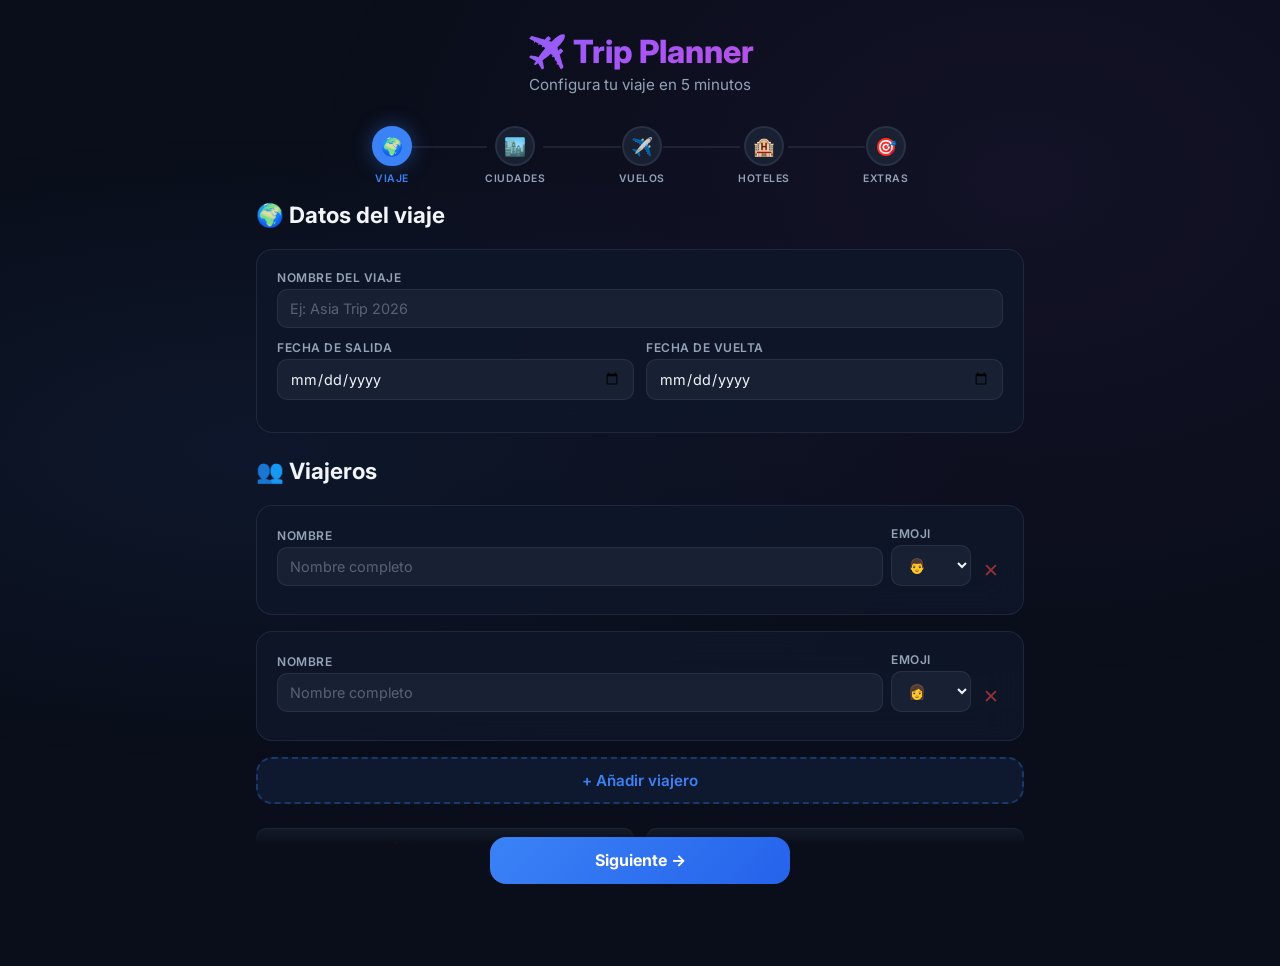
<file: setup.html>
<!DOCTYPE html>
<html lang="es">

<head>
    <meta charset="UTF-8">
    <meta name="viewport" content="width=device-width, initial-scale=1.0">
    <title>✈️ Configurar Viaje — Trip Planner</title>
    <link rel="stylesheet" href="css/setup.css">
    <link href="https://fonts.googleapis.com/css2?family=Inter:wght@400;500;600;700;800&display=swap" rel="stylesheet">
</head>

<body>

    <!-- Header -->
    <header class="setup-header">
        <h1>✈️ Trip Planner</h1>
        <p>Configura tu viaje en 5 minutos</p>
    </header>

    <!-- Progress Bar -->
    <div class="wizard-progress" id="wizard-progress">
        <div class="progress-step active" data-step="1" onclick="goToStep(1)">
            <div class="progress-dot">🌍</div>
            <div class="progress-label">Viaje</div>
        </div>
        <div class="progress-line" id="line-1-2"></div>
        <div class="progress-step" data-step="2" onclick="goToStep(2)">
            <div class="progress-dot">🏙️</div>
            <div class="progress-label">Ciudades</div>
        </div>
        <div class="progress-line" id="line-2-3"></div>
        <div class="progress-step" data-step="3" onclick="goToStep(3)">
            <div class="progress-dot">✈️</div>
            <div class="progress-label">Vuelos</div>
        </div>
        <div class="progress-line" id="line-3-4"></div>
        <div class="progress-step" data-step="4" onclick="goToStep(4)">
            <div class="progress-dot">🏨</div>
            <div class="progress-label">Hoteles</div>
        </div>
        <div class="progress-line" id="line-4-5"></div>
        <div class="progress-step" data-step="5" onclick="goToStep(5)">
            <div class="progress-dot">🎯</div>
            <div class="progress-label">Extras</div>
        </div>
    </div>

    <!-- Wizard Steps -->
    <div class="wizard-container">

        <!-- STEP 1: Trip Basics -->
        <div class="wizard-step active" data-step="1">
            <div class="step-title">🌍 Datos del viaje</div>

            <div class="form-card">
                <div class="form-row single">
                    <div class="form-group">
                        <label>Nombre del viaje</label>
                        <input type="text" id="trip-name" placeholder="Ej: Asia Trip 2026" value="">
                    </div>
                </div>
                <div class="form-row">
                    <div class="form-group">
                        <label>Fecha de salida</label>
                        <input type="date" id="trip-start">
                    </div>
                    <div class="form-group">
                        <label>Fecha de vuelta</label>
                        <input type="date" id="trip-end">
                    </div>
                </div>
            </div>

            <div class="step-title" style="margin-top:1.5rem">👥 Viajeros</div>
            <div id="travelers-list">
                <!-- Dynamic travelers -->
            </div>
            <button class="add-btn" onclick="addTraveler()">+ Añadir viajero</button>

            <!-- Import/Export -->
            <div class="io-section">
                <button class="io-btn" onclick="exportTrip()">📤 Exportar JSON</button>
                <label class="io-btn" style="cursor:pointer">
                    📥 Importar JSON
                    <input type="file" accept=".json" onchange="importTrip(this)" hidden>
                </label>
            </div>
        </div>

        <!-- STEP 2: Cities -->
        <div class="wizard-step" data-step="2">
            <div class="step-title">🏙️ Destinos</div>
            <div id="cities-list">
                <!-- Dynamic cities -->
            </div>
            <button class="add-btn" onclick="addCity()">+ Añadir ciudad</button>
        </div>

        <!-- STEP 3: Flights -->
        <div class="wizard-step" data-step="3">
            <div class="step-title">✈️ Vuelos y transportes</div>
            <div id="flights-list">
                <!-- Dynamic flights -->
            </div>
            <button class="add-btn" onclick="addFlight()">+ Añadir vuelo / tren</button>
        </div>

        <!-- STEP 4: Hotels -->
        <div class="wizard-step" data-step="4">
            <div class="step-title">🏨 Alojamientos</div>
            <div id="hotels-list">
                <!-- Dynamic hotels -->
            </div>
            <button class="add-btn" onclick="addHotel()">+ Añadir hotel</button>
        </div>

        <!-- STEP 5: Extras + Review -->
        <div class="wizard-step" data-step="5">
            <div class="step-title">🎯 Actividades y tareas</div>

            <div id="activities-list">
                <!-- Dynamic activities -->
            </div>
            <button class="add-btn" onclick="addActivity()" style="margin-bottom:1.5rem">+ Añadir actividad</button>

            <div class="step-title">📝 Tareas pendientes</div>
            <div id="todos-list">
                <!-- Dynamic todos -->
            </div>
            <button class="add-btn" onclick="addTodo()" style="margin-bottom:1.5rem">+ Añadir tarea</button>

            <!-- Preview Summary -->
            <div class="preview-summary" id="preview-summary">
                <h3>📊 Resumen de tu viaje</h3>
                <!-- Filled by JS -->
            </div>
        </div>

    </div>

    <!-- Navigation -->
    <div class="wizard-nav">
        <button class="nav-btn nav-btn-back" id="btn-back" onclick="prevStep()" style="display:none">← Atrás</button>
        <button class="nav-btn nav-btn-next" id="btn-next" onclick="nextStep()">Siguiente →</button>
        <button class="nav-btn nav-btn-finish" id="btn-finish" onclick="finishWizard()" style="display:none">🚀 Generar
            mi app de viaje</button>
    </div>

    <script src="js/setup.js"></script>
</body>

</html>
</file>
<file: css/setup.css>
/* ═══════════════════════════════════════════════════════════
   SETUP WIZARD — Styles
   ═══════════════════════════════════════════════════════════ */

:root {
    --bg-primary: #0a0e1a;
    --bg-card: rgba(15, 23, 42, 0.85);
    --bg-input: rgba(30, 41, 59, 0.7);
    --border: rgba(100, 116, 139, 0.2);
    --accent: #3b82f6;
    --accent-hover: #60a5fa;
    --success: #10b981;
    --warning: #f59e0b;
    --danger: #ef4444;
    --text: #f1f5f9;
    --text-muted: #94a3b8;
    --glass: rgba(15, 23, 42, 0.6);
    --radius: 16px;
    --radius-sm: 10px;
}

* {
    margin: 0;
    padding: 0;
    box-sizing: border-box;
}

body {
    font-family: 'Inter', -apple-system, BlinkMacSystemFont, sans-serif;
    background: var(--bg-primary);
    color: var(--text);
    min-height: 100vh;
    overflow-x: hidden;
}

body::before {
    content: '';
    position: fixed;
    top: 0;
    left: 0;
    right: 0;
    bottom: 0;
    background: radial-gradient(ellipse at 20% 50%, rgba(59, 130, 246, 0.08) 0%, transparent 50%),
        radial-gradient(ellipse at 80% 20%, rgba(168, 85, 247, 0.06) 0%, transparent 50%);
    pointer-events: none;
    z-index: 0;
}

/* ═══ Header ═══ */
.setup-header {
    text-align: center;
    padding: 2rem 1rem 1rem;
    position: relative;
    z-index: 1;
}

.setup-header h1 {
    font-size: 2rem;
    font-weight: 800;
    background: linear-gradient(135deg, #3b82f6, #a855f7, #ec4899);
    -webkit-background-clip: text;
    -webkit-text-fill-color: transparent;
}

.setup-header p {
    color: var(--text-muted);
    margin-top: 0.25rem;
    font-size: 0.95rem;
}

/* ═══ Progress Bar ═══ */
.wizard-progress {
    display: flex;
    align-items: center;
    justify-content: center;
    gap: 0;
    padding: 1rem 2rem;
    position: relative;
    z-index: 1;
    max-width: 600px;
    margin: 0 auto;
}

.progress-step {
    display: flex;
    flex-direction: column;
    align-items: center;
    position: relative;
    z-index: 2;
    cursor: pointer;
    flex: 0 0 auto;
}

.progress-dot {
    width: 40px;
    height: 40px;
    border-radius: 50%;
    background: var(--bg-input);
    border: 2px solid var(--border);
    display: flex;
    align-items: center;
    justify-content: center;
    font-size: 1.1rem;
    transition: all 0.3s;
}

.progress-step.active .progress-dot {
    background: var(--accent);
    border-color: var(--accent);
    box-shadow: 0 0 20px rgba(59, 130, 246, 0.4);
}

.progress-step.done .progress-dot {
    background: var(--success);
    border-color: var(--success);
}

.progress-label {
    font-size: 0.65rem;
    color: var(--text-muted);
    margin-top: 0.35rem;
    text-transform: uppercase;
    letter-spacing: 0.5px;
    font-weight: 600;
}

.progress-step.active .progress-label {
    color: var(--accent);
}

.progress-step.done .progress-label {
    color: var(--success);
}

.progress-line {
    flex: 1;
    height: 2px;
    background: var(--border);
    min-width: 30px;
    margin: 0 -2px;
    position: relative;
    z-index: 1;
    align-self: flex-start;
    margin-top: 20px;
}

.progress-line.done {
    background: var(--success);
}

/* ═══ Wizard Container ═══ */
.wizard-container {
    max-width: 800px;
    margin: 0 auto;
    padding: 0 1rem 6rem;
    position: relative;
    z-index: 1;
}

.wizard-step {
    display: none;
    animation: fadeIn 0.4s ease;
}

.wizard-step.active {
    display: block;
}

@keyframes fadeIn {
    from {
        opacity: 0;
        transform: translateY(12px);
    }

    to {
        opacity: 1;
        transform: translateY(0);
    }
}

.step-title {
    font-size: 1.4rem;
    font-weight: 700;
    margin-bottom: 1.25rem;
    display: flex;
    align-items: center;
    gap: 0.5rem;
}

/* ═══ Form Cards ═══ */
.form-card {
    background: var(--bg-card);
    border: 1px solid var(--border);
    border-radius: var(--radius);
    padding: 1.25rem;
    margin-bottom: 1rem;
    backdrop-filter: blur(20px);
    transition: border-color 0.3s;
}

.form-card:hover {
    border-color: rgba(59, 130, 246, 0.3);
}

.form-card-header {
    display: flex;
    justify-content: space-between;
    align-items: center;
    margin-bottom: 1rem;
}

.form-card-title {
    font-size: 0.95rem;
    font-weight: 600;
    display: flex;
    align-items: center;
    gap: 0.4rem;
}

.form-card-number {
    width: 24px;
    height: 24px;
    border-radius: 50%;
    background: var(--accent);
    color: #fff;
    display: inline-flex;
    align-items: center;
    justify-content: center;
    font-size: 0.75rem;
    font-weight: 700;
}

.remove-btn {
    background: none;
    border: none;
    color: var(--danger);
    cursor: pointer;
    font-size: 1.2rem;
    padding: 0.25rem;
    opacity: 0.6;
    transition: opacity 0.2s;
}

.remove-btn:hover {
    opacity: 1;
}

/* ═══ Form Fields ═══ */
.form-row {
    display: grid;
    grid-template-columns: 1fr 1fr;
    gap: 0.75rem;
    margin-bottom: 0.75rem;
}

.form-row.triple {
    grid-template-columns: 1fr 1fr 1fr;
}

.form-row.single {
    grid-template-columns: 1fr;
}

.form-group {
    display: flex;
    flex-direction: column;
    gap: 0.3rem;
}

.form-group label {
    font-size: 0.75rem;
    color: var(--text-muted);
    font-weight: 600;
    text-transform: uppercase;
    letter-spacing: 0.5px;
}

.form-group input,
.form-group select,
.form-group textarea {
    background: var(--bg-input);
    border: 1px solid var(--border);
    border-radius: var(--radius-sm);
    padding: 0.6rem 0.75rem;
    color: var(--text);
    font-size: 0.9rem;
    font-family: inherit;
    transition: border-color 0.2s;
    width: 100%;
}

.form-group input:focus,
.form-group select:focus,
.form-group textarea:focus {
    outline: none;
    border-color: var(--accent);
    box-shadow: 0 0 0 3px rgba(59, 130, 246, 0.15);
}

.form-group input::placeholder {
    color: rgba(148, 163, 184, 0.5);
}

.form-group select {
    cursor: pointer;
}

.form-group select option {
    background: var(--bg-primary);
    color: var(--text);
}

.form-group textarea {
    resize: vertical;
    min-height: 60px;
}

/* ═══ Traveler Row ═══ */
.traveler-row {
    display: flex;
    align-items: end;
    gap: 0.5rem;
    margin-bottom: 0.5rem;
}

.traveler-row .form-group:first-child {
    flex: 1;
}

.traveler-row .form-group:nth-child(2) {
    flex: 0 0 80px;
}

/* ═══ Add Button ═══ */
.add-btn {
    width: 100%;
    padding: 0.75rem;
    background: rgba(59, 130, 246, 0.1);
    border: 2px dashed rgba(59, 130, 246, 0.3);
    border-radius: var(--radius);
    color: var(--accent);
    font-size: 0.95rem;
    font-weight: 600;
    cursor: pointer;
    transition: all 0.2s;
    font-family: inherit;
}

.add-btn:hover {
    background: rgba(59, 130, 246, 0.15);
    border-color: var(--accent);
}

/* ═══ Navigation Buttons ═══ */
.wizard-nav {
    position: fixed;
    bottom: 0;
    left: 0;
    right: 0;
    display: flex;
    gap: 0.75rem;
    padding: 1rem 2rem;
    background: linear-gradient(to top, var(--bg-primary) 70%, transparent);
    justify-content: center;
    z-index: 100;
    max-width: 800px;
    margin: 0 auto;
}

.nav-btn {
    padding: 0.85rem 2rem;
    border-radius: var(--radius);
    font-size: 1rem;
    font-weight: 700;
    cursor: pointer;
    font-family: inherit;
    border: none;
    transition: all 0.2s;
}

.nav-btn-back {
    background: var(--bg-card);
    color: var(--text-muted);
    border: 1px solid var(--border);
}

.nav-btn-back:hover {
    border-color: var(--text-muted);
    color: var(--text);
}

.nav-btn-next {
    background: linear-gradient(135deg, #3b82f6, #2563eb);
    color: #fff;
    flex: 1;
    max-width: 300px;
}

.nav-btn-next:hover {
    background: linear-gradient(135deg, #60a5fa, #3b82f6);
    box-shadow: 0 4px 15px rgba(59, 130, 246, 0.3);
}

.nav-btn-finish {
    background: linear-gradient(135deg, #10b981, #059669);
    color: #fff;
    flex: 1;
    max-width: 300px;
}

.nav-btn-finish:hover {
    box-shadow: 0 4px 15px rgba(16, 185, 129, 0.3);
}

/* ═══ Preview Summary ═══ */
.preview-summary {
    background: var(--bg-card);
    border: 1px solid rgba(16, 185, 129, 0.2);
    border-radius: var(--radius);
    padding: 1.25rem;
    margin-bottom: 1rem;
}

.preview-summary h3 {
    font-size: 1.1rem;
    margin-bottom: 0.75rem;
    display: flex;
    align-items: center;
    gap: 0.4rem;
}

.preview-stat {
    display: flex;
    justify-content: space-between;
    padding: 0.4rem 0;
    border-bottom: 1px solid var(--border);
    font-size: 0.9rem;
}

.preview-stat:last-child {
    border: none;
}

.preview-stat-label {
    color: var(--text-muted);
}

.preview-stat-value {
    font-weight: 600;
}

/* ═══ Import/Export ═══ */
.io-section {
    display: flex;
    gap: 0.75rem;
    margin-top: 1.5rem;
}

.io-btn {
    flex: 1;
    padding: 0.75rem;
    background: var(--bg-input);
    border: 1px solid var(--border);
    border-radius: var(--radius-sm);
    color: var(--text);
    font-size: 0.85rem;
    font-weight: 600;
    cursor: pointer;
    font-family: inherit;
    transition: all 0.2s;
    text-align: center;
}

.io-btn:hover {
    border-color: var(--accent);
    color: var(--accent);
}

/* ═══ Country Flags (auto-detect) ═══ */
.flag-preview {
    font-size: 1.5rem;
    line-height: 1;
    display: flex;
    align-items: center;
    justify-content: center;
    width: 40px;
    height: 40px;
    background: var(--bg-input);
    border-radius: var(--radius-sm);
    border: 1px solid var(--border);
}

/* ═══ Responsive ═══ */
@media (max-width: 600px) {
    .form-row {
        grid-template-columns: 1fr;
    }

    .form-row.triple {
        grid-template-columns: 1fr 1fr;
    }

    .wizard-nav {
        padding: 1rem;
    }

    .nav-btn {
        padding: 0.75rem 1.25rem;
    }

    .setup-header h1 {
        font-size: 1.6rem;
    }
}

/* ═══ Toast Notification ═══ */
.toast {
    position: fixed;
    top: 20px;
    right: 20px;
    padding: 1rem 1.5rem;
    border-radius: var(--radius-sm);
    font-weight: 600;
    z-index: 9999;
    animation: toastIn 0.4s ease;
}

.toast-success {
    background: var(--success);
    color: #fff;
}

.toast-error {
    background: var(--danger);
    color: #fff;
}

@keyframes toastIn {
    from {
        opacity: 0;
        transform: translateX(20px);
    }

    to {
        opacity: 1;
        transform: translateX(0);
    }
}
</file>
